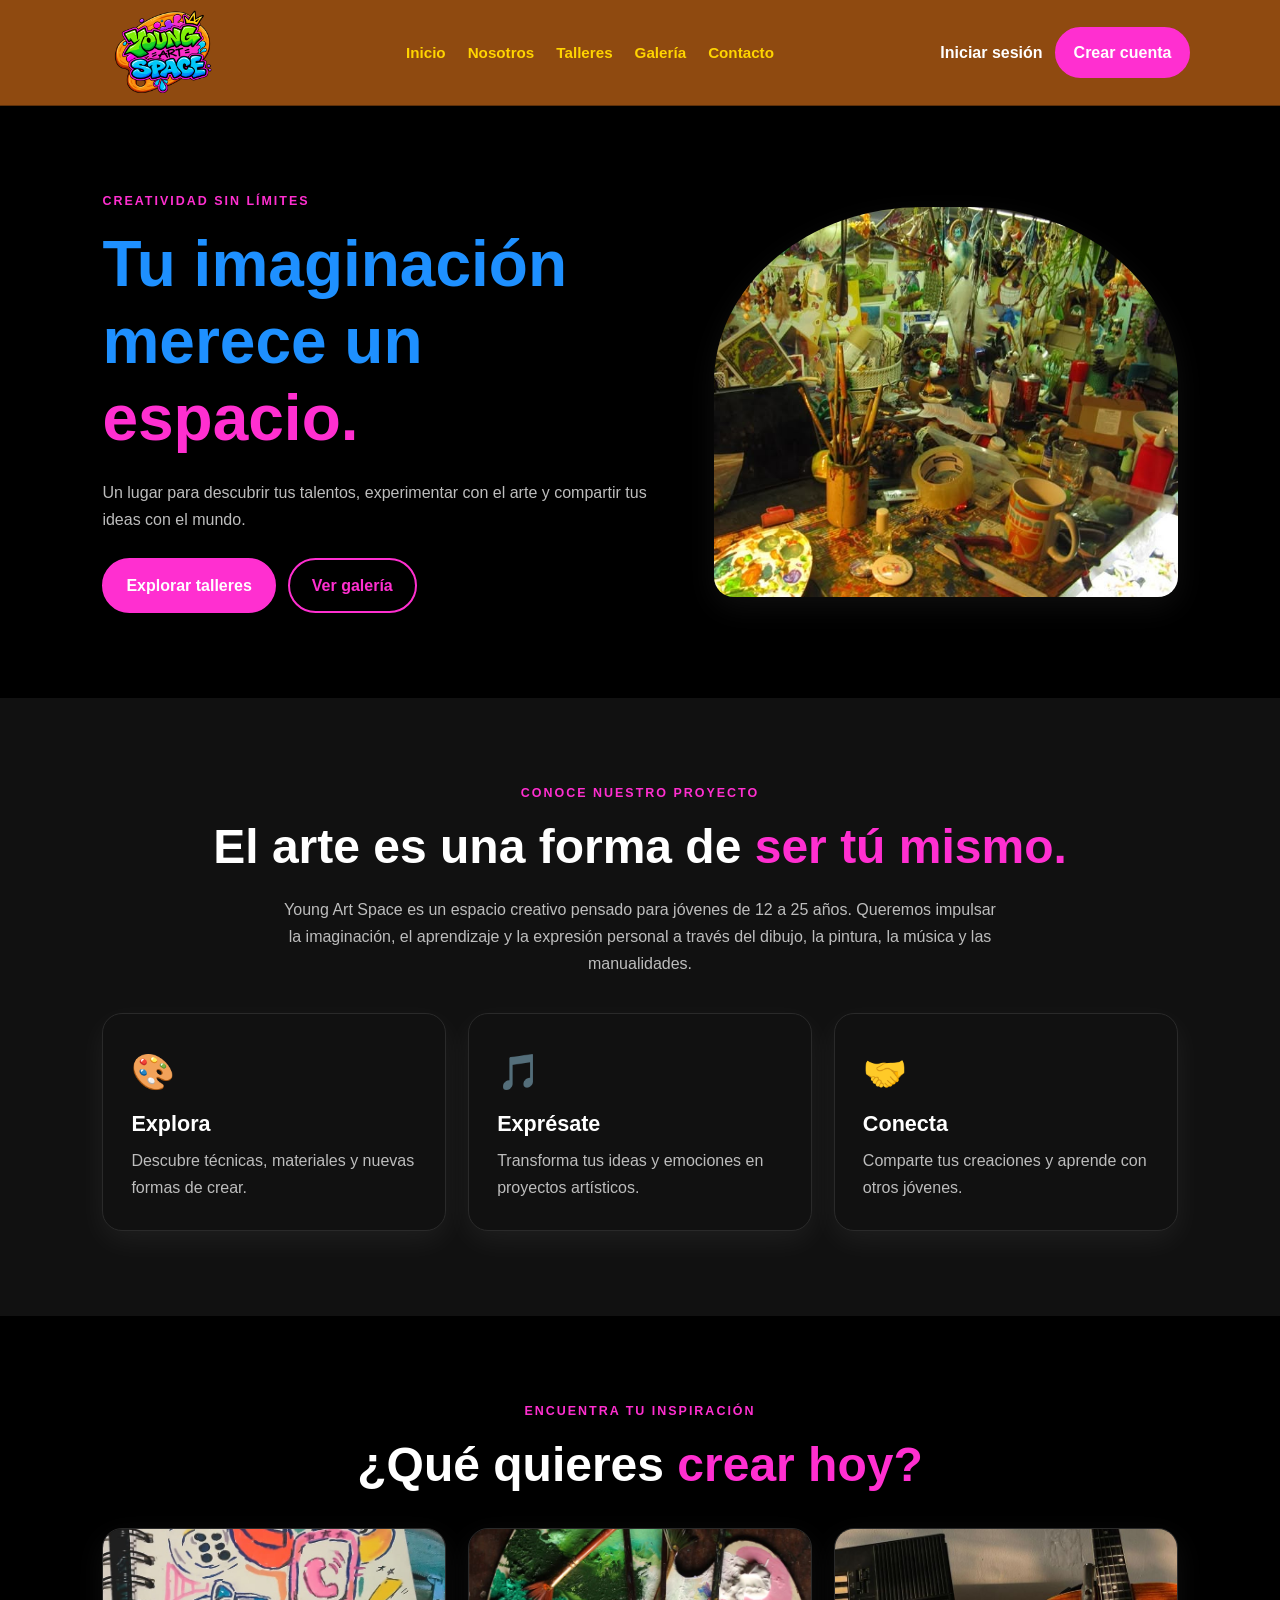
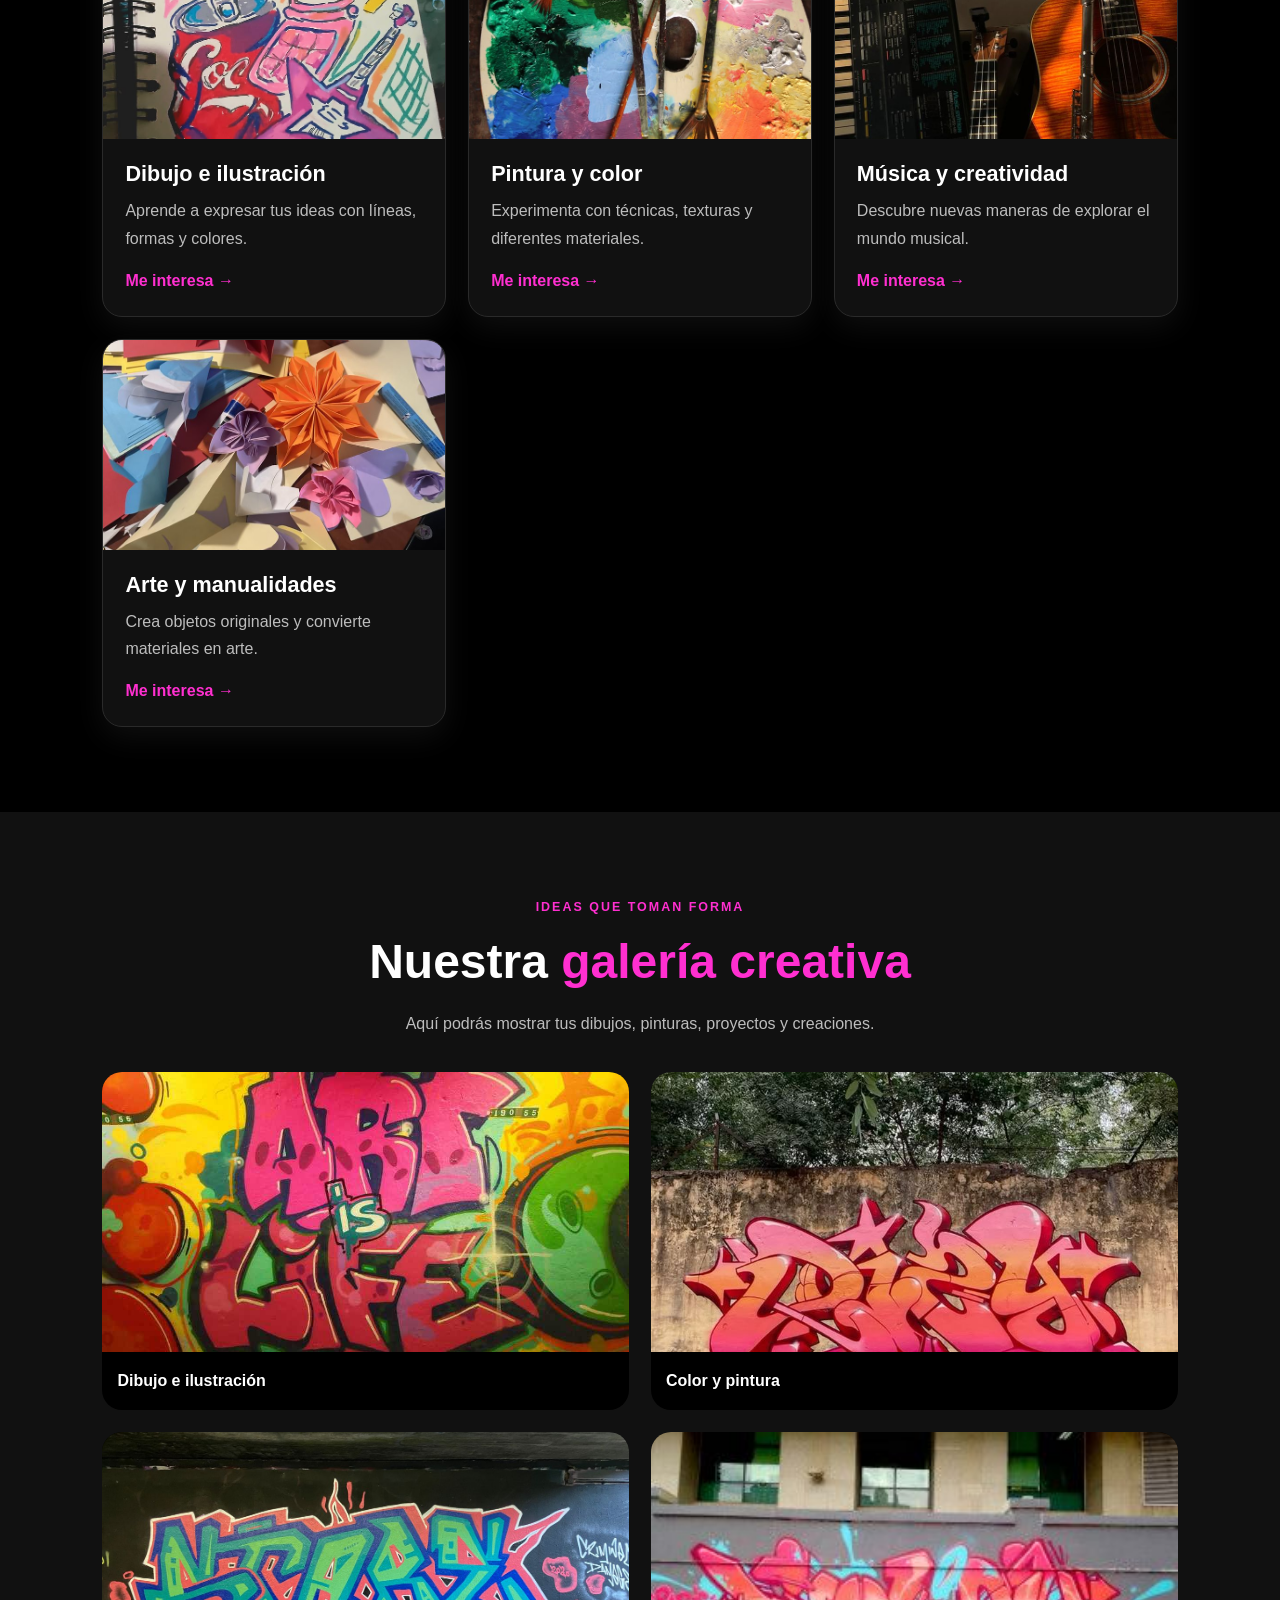
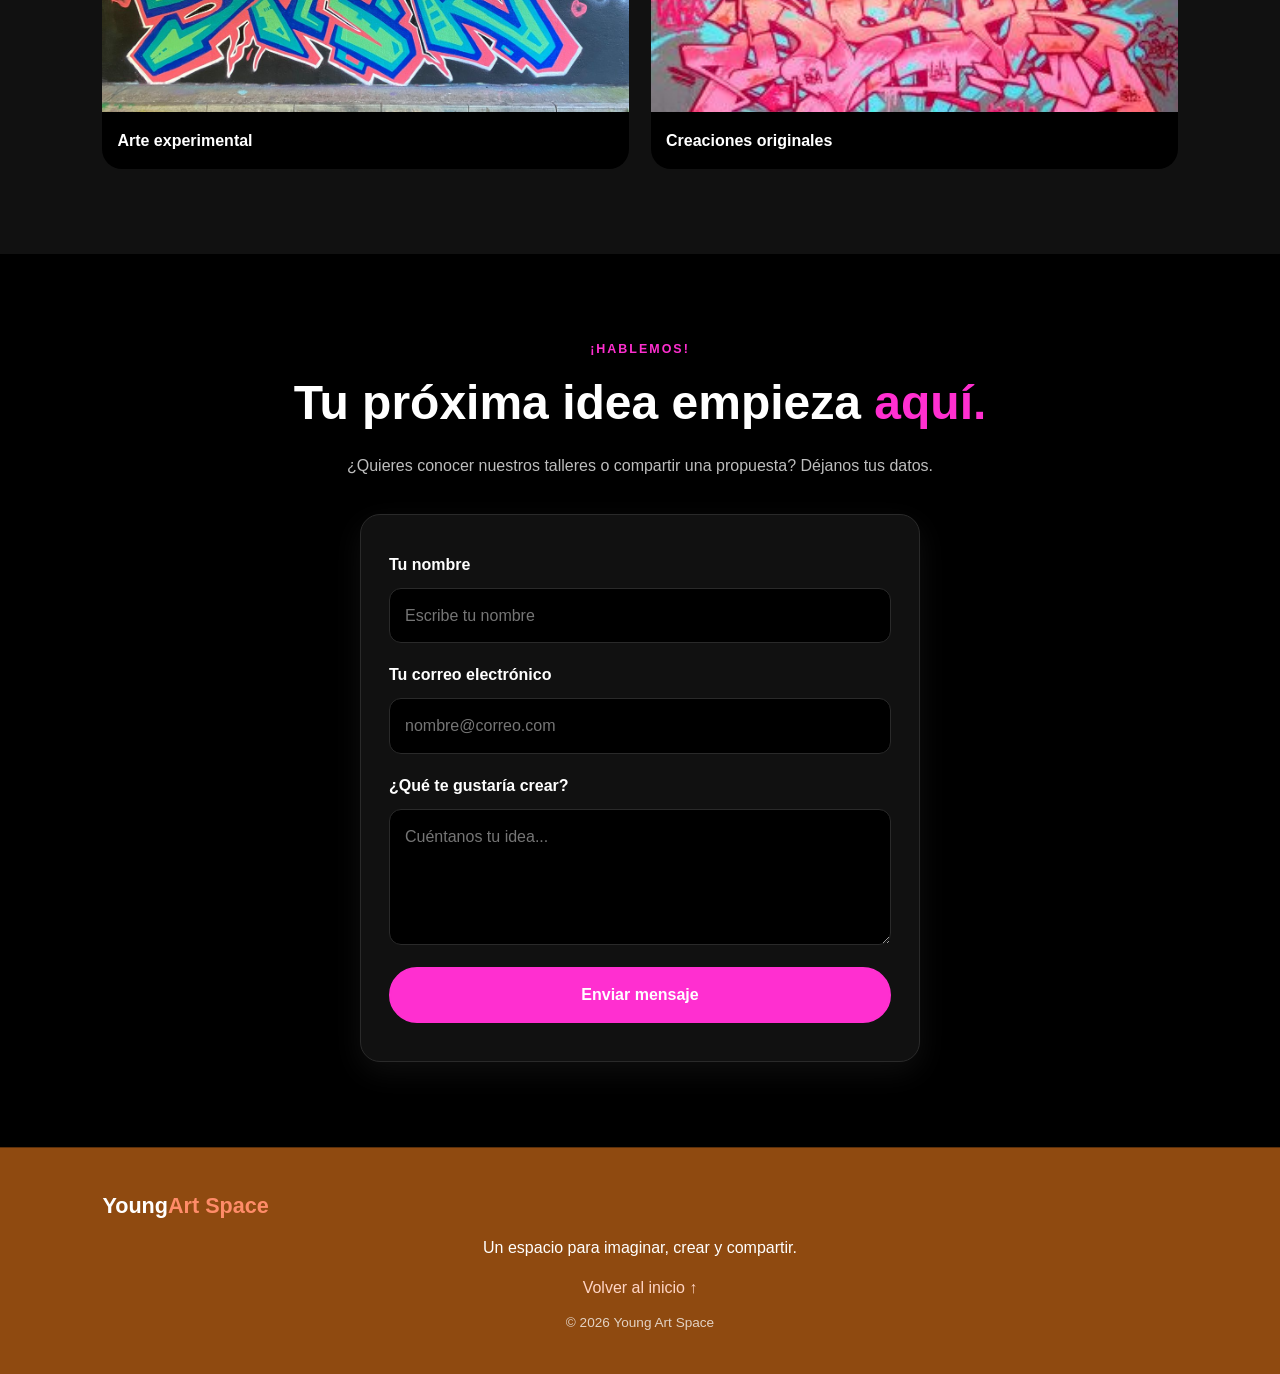
<file: index.html>
<!DOCTYPE html>
<html lang="es">
<head>
  <meta charset="UTF-8">
  <meta name="viewport" content="width=device-width, initial-scale=1.0">
  <meta name="description" content="Young Art Space: un espacio para crear, aprender y expresarte a través del arte.">
  <title>Young Art Space | Tu espacio creativo</title>
  <link rel="stylesheet" href="style.css">
</head>
<body>

  <!-- ENCABEZADO Y MENÚ -->
  <header class="encabezado">
    <a class="logo" href="#inicio">
      <img src="imagenes/logo-young-art-space.png" alt="Young Art Space">
    </a>

    <nav class="menu" aria-label="Menú principal">
      <a href="#inicio">Inicio</a>
      <a href="#nosotros">Nosotros</a>
      <a href="#talleres">Talleres</a>
      <a href="#galeria">Galería</a>
      <a href="#contacto">Contacto</a>
    </nav>

    <!-- ACCESO DE USUARIOS -->
    <div class="cuenta-usuario" id="area-cuenta">
      <a href="login.html" class="enlace-login">Iniciar sesión</a>
      <a href="registro.html" class="boton-registro">Crear cuenta</a>
    </div>
  </header>

  <main>

    <!-- INICIO -->
    <section id="inicio" class="portada">
      <div class="portada-contenido">
        <p class="etiqueta">CREATIVIDAD SIN LÍMITES</p>
        <h1>Tu imaginación merece un <span>espacio.</span></h1>
        <p>
          Un lugar para descubrir tus talentos, experimentar con el arte
          y compartir tus ideas con el mundo.
        </p>

        <div class="botones">
          <a class="boton boton-principal" href="#talleres">Explorar talleres</a>
          <a class="boton boton-secundario" href="#galeria">Ver galería</a>
        </div>
      </div>

      <div class="portada-imagen">
        <img src="imagenes/portada.jpg"
             alt="Espacio artístico con dibujos y materiales creativos">
      </div>
    </section>

    <!-- NOSOTROS -->
    <section id="nosotros" class="seccion nosotros">
      <p class="etiqueta">CONOCE NUESTRO PROYECTO</p>
      <h2>El arte es una forma de <span>ser tú mismo.</span></h2>
      <p class="texto-seccion">
        Young Art Space es un espacio creativo pensado para jóvenes de
        12 a 25 años. Queremos impulsar la imaginación, el aprendizaje y
        la expresión personal a través del dibujo, la pintura, la música
        y las manualidades.
      </p>

      <div class="tarjetas">
        <article class="tarjeta">
          <span class="icono">🎨</span>
          <h3>Explora</h3>
          <p>Descubre técnicas, materiales y nuevas formas de crear.</p>
        </article>

        <article class="tarjeta">
          <span class="icono">🎵</span>
          <h3>Exprésate</h3>
          <p>Transforma tus ideas y emociones en proyectos artísticos.</p>
        </article>

        <article class="tarjeta">
          <span class="icono">🤝</span>
          <h3>Conecta</h3>
          <p>Comparte tus creaciones y aprende con otros jóvenes.</p>
        </article>
      </div>
    </section>

    <!-- TALLERES -->
    <section id="talleres" class="seccion talleres">
      <p class="etiqueta">ENCUENTRA TU INSPIRACIÓN</p>
      <h2>¿Qué quieres <span>crear hoy?</span></h2>

      <div class="tarjetas">
        <article class="tarjeta tarjeta-taller">
          <img src="imagenes/dibujo.jpg" alt="Materiales para dibujar">
          <div class="tarjeta-contenido">
            <h3>Dibujo e ilustración</h3>
            <p>Aprende a expresar tus ideas con líneas, formas y colores.</p>
            <a href="#contacto" class="enlace">Me interesa →</a>
          </div>
        </article>

        <article class="tarjeta tarjeta-taller">
          <img src="imagenes/pintura.jpg" alt="Pinturas y pinceles">
          <div class="tarjeta-contenido">
            <h3>Pintura y color</h3>
            <p>Experimenta con técnicas, texturas y diferentes materiales.</p>
            <a href="#contacto" class="enlace">Me interesa →</a>
          </div>
        </article>

        <article class="tarjeta tarjeta-taller">
          <img src="imagenes/musica.jpg" alt="Instrumentos musicales">
          <div class="tarjeta-contenido">
            <h3>Música y creatividad</h3>
            <p>Descubre nuevas maneras de explorar el mundo musical.</p>
            <a href="#contacto" class="enlace">Me interesa →</a>
          </div>
        </article>

        <article class="tarjeta tarjeta-taller">
          <img src="imagenes/manualidades.jpg" alt="Materiales para manualidades">
          <div class="tarjeta-contenido">
            <h3>Arte y manualidades</h3>
            <p>Crea objetos originales y convierte materiales en arte.</p>
            <a href="#contacto" class="enlace">Me interesa →</a>
          </div>
        </article>
      </div>
    </section>

    <!-- GALERÍA -->
    <section id="galeria" class="seccion galeria">
      <p class="etiqueta">IDEAS QUE TOMAN FORMA</p>
      <h2>Nuestra <span>galería creativa</span></h2>
      <p class="texto-seccion">
        Aquí podrás mostrar tus dibujos, pinturas, proyectos y creaciones.
      </p>

      <div class="galeria-grid">
        <figure>
          <img src="imagenes/galeria1.jpg" alt="Obra artística 1">
          <figcaption>Dibujo e ilustración</figcaption>
        </figure>

        <figure>
          <img src="imagenes/galeria2.jpg" alt="Obra artística 2">
          <figcaption>Color y pintura</figcaption>
        </figure>

        <figure>
          <img src="imagenes/galeria3.jpg" alt="Obra artística 3">
          <figcaption>Arte experimental</figcaption>
        </figure>

        <figure>
          <img src="imagenes/galeria4.jpg" alt="Obra artística 4">
          <figcaption>Creaciones originales</figcaption>
        </figure>
      </div>
    </section>

    <!-- CONTACTO -->
    <section id="contacto" class="seccion contacto">
      <p class="etiqueta">¡HABLEMOS!</p>
      <h2>Tu próxima idea empieza <span>aquí.</span></h2>
      <p class="texto-seccion">
        ¿Quieres conocer nuestros talleres o compartir una propuesta?
        Déjanos tus datos.
      </p>

      <form id="formulario-contacto">
        <label for="nombre">Tu nombre</label>
        <input type="text" id="nombre" name="nombre"
               placeholder="Escribe tu nombre" required>

        <label for="correo">Tu correo electrónico</label>
        <input type="email" id="correo" name="correo"
               placeholder="nombre@correo.com" required>

        <label for="mensaje">¿Qué te gustaría crear?</label>
        <textarea id="mensaje" name="mensaje" rows="4"
                  placeholder="Cuéntanos tu idea..." required></textarea>

        <button type="submit" class="boton boton-principal">
          Enviar mensaje
        </button>

        <p id="respuesta-formulario" role="status" aria-live="polite"></p>
      </form>
    </section>

  </main>

  <!-- PIE DE PÁGINA -->
  <footer class="pie">
    <a class="logo" href="#inicio">Young <span>Art Space</span></a>
    <p>Un espacio para imaginar, crear y compartir.</p>
    <a href="#inicio">Volver al inicio ↑</a>
    <p class="copyright">© 2026 Young Art Space</p>
  </footer>

  <script src="script.js"></script>

  <!-- FUNCIONALIDAD DE LA CUENTA -->
  <script>
    const areaCuenta = document.getElementById("area-cuenta");
    const nombreUsuario = localStorage.getItem("nombreUsuario");

    if (nombreUsuario) {
      areaCuenta.innerHTML = "";

      const saludo = document.createElement("span");
      saludo.className = "saludo-usuario";
      saludo.textContent = "¡Hola, " + nombreUsuario + "!";

      const botonCerrar = document.createElement("button");
      botonCerrar.id = "cerrar-sesion";
      botonCerrar.className = "boton-cerrar";
      botonCerrar.textContent = "Cerrar sesión";

      areaCuenta.appendChild(saludo);
      areaCuenta.appendChild(botonCerrar);

      botonCerrar.addEventListener("click", function() {
        localStorage.removeItem("nombreUsuario");
        window.location.reload();
      });
    }
  </script>

</body>
</html>
</file>
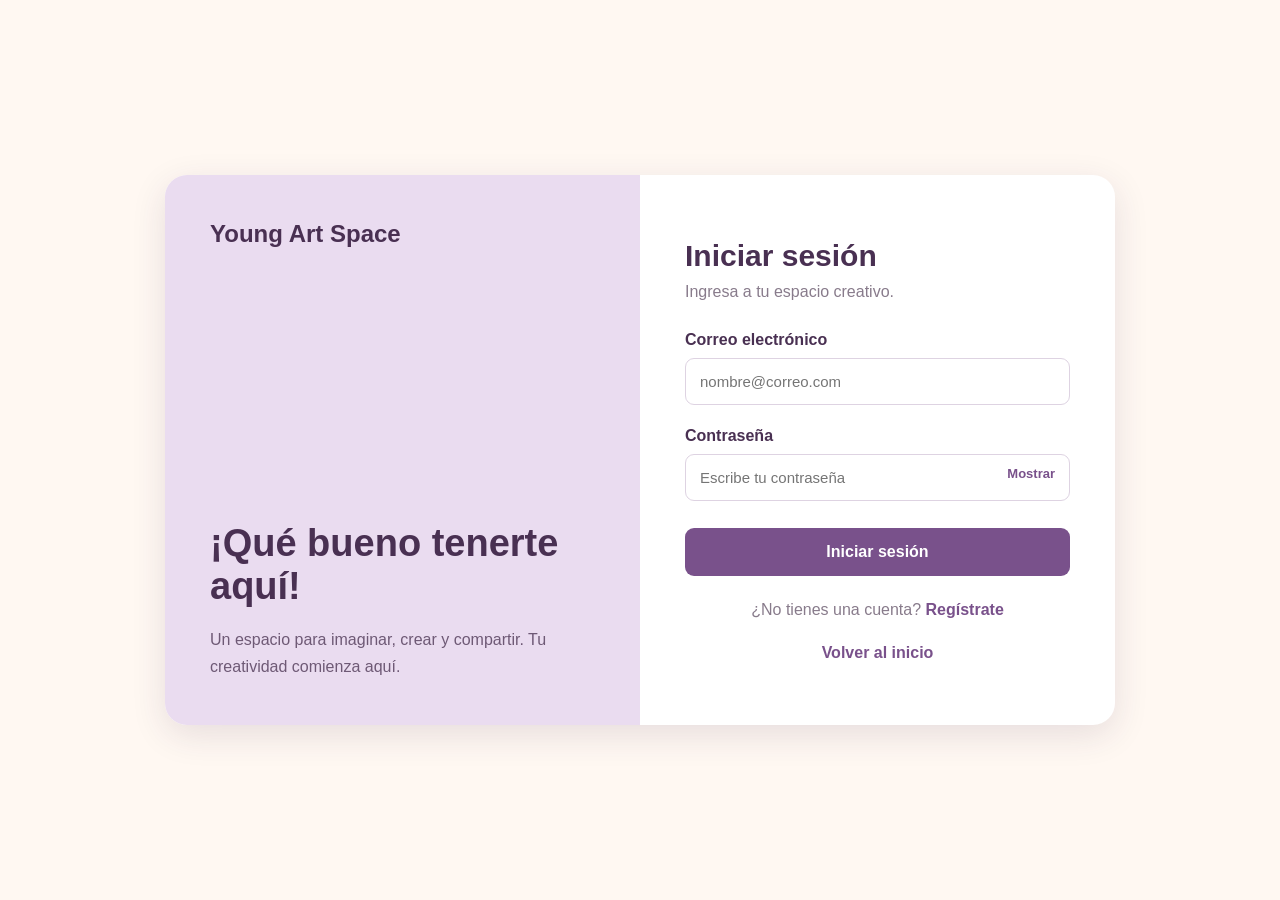
<file: login.html>
<!DOCTYPE html>
<html lang="es">
<head>
    <meta charset="UTF-8">
    <meta name="viewport" content="width=device-width, initial-scale=1.0">
    <title>Iniciar sesión | Young Art Space</title>
    <link rel="stylesheet" href="login.css">
</head>
<body>

    <main class="contenedor-login">

        <section class="panel-bienvenida">
            <a href="index.html" class="logo">Young Art Space</a>

            <div class="mensaje">
                <h1>¡Qué bueno tenerte aquí!</h1>
                <p>
                    Un espacio para imaginar, crear y compartir.
                    Tu creatividad comienza aquí.
                </p>
            </div>
        </section>

        <section class="panel-formulario">

            <h2>Iniciar sesión</h2>
            <p class="subtitulo">Ingresa a tu espacio creativo.</p>

            <form id="formulario-login">

                <label for="correo">Correo electrónico</label>
                <input
                    type="email"
                    id="correo"
                    name="correo"
                    placeholder="nombre@correo.com"
                    required
                >

                <label for="contrasena">Contraseña</label>

                <div class="campo-contrasena">
                    <input
                        type="password"
                        id="contrasena"
                        name="contrasena"
                        placeholder="Escribe tu contraseña"
                        required
                    >

                    <button type="button" id="mostrar-contrasena">
                        Mostrar
                    </button>
                </div>

                <button type="submit">Iniciar sesión</button>

            </form>

            <p class="registro">
                ¿No tienes una cuenta?
                <a href="registro.html">Regístrate</a>
            </p>

            <a href="index.html" class="volver">Volver al inicio</a>

        </section>

    </main>

    <script>
        const contrasena = document.getElementById("contrasena");
        const botonMostrar = document.getElementById("mostrar-contrasena");
        const formulario = document.getElementById("formulario-login");

        // Mostrar u ocultar contraseña
        botonMostrar.addEventListener("click", function () {
            if (contrasena.type === "password") {
                contrasena.type = "text";
                botonMostrar.textContent = "Ocultar";
            } else {
                contrasena.type = "password";
                botonMostrar.textContent = "Mostrar";
            }
        });

        // Iniciar sesión
        formulario.addEventListener("submit", async function(event) {
            event.preventDefault();

            const correo = document.getElementById("correo").value.trim();
            const clave = contrasena.value;

            try {
                const respuesta = await fetch(
                    "https://young-art-space-api.onrender.com/api/usuarios/login",
                    {
                        method: "POST",
                        headers: {
                            "Content-Type": "application/json"
                        },
                        body: JSON.stringify({
                            correo: correo,
                            contrasena: clave
                        })
                    }
                );

                const resultado = await respuesta.json();

                if (!respuesta.ok) {
                    throw new Error(resultado.mensaje);
                }

                localStorage.setItem("nombreUsuario", resultado.nombre);

                alert("¡Bienvenido/a, " + resultado.nombre + "!");

                window.location.href = "index.html";

            } catch (error) {
                alert(error.message || "No se pudo conectar con el servidor.");
            }
        });
    </script>

</body>
</html>
</file>
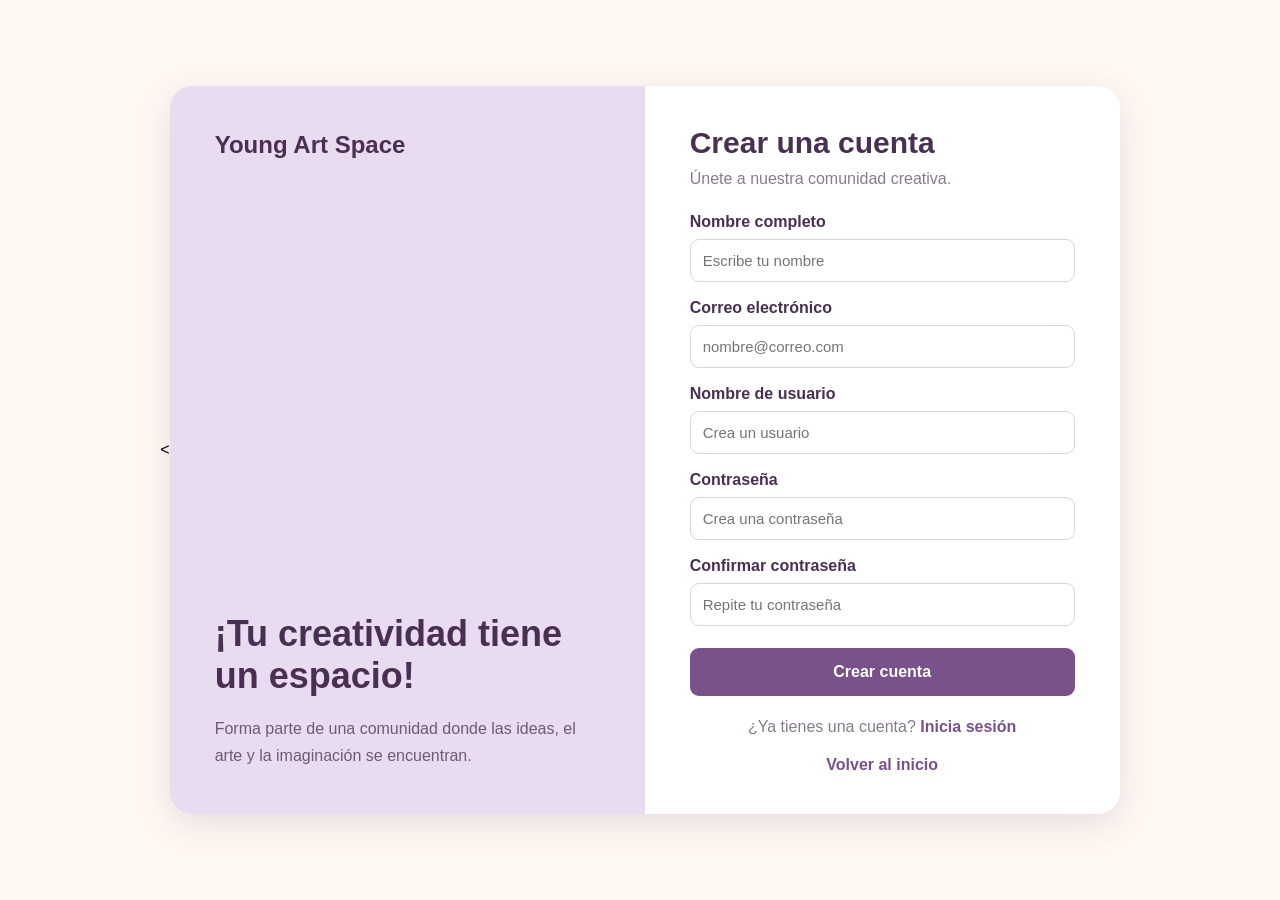
<file: registro.html>
<
<!DOCTYPE html>
<html lang="es">
<head>
    <meta charset="UTF-8">
    <meta name="viewport" content="width=device-width, initial-scale=1.0">
    <title>Crear cuenta | Young Art Space</title>
    <link rel="stylesheet" href="registro.css">
</head>
<body>

    <main class="contenedor-registro">

        <section class="panel-bienvenida">
            <a href="index.html" class="logo">Young Art Space</a>

            <div class="mensaje">
                <h1>¡Tu creatividad tiene un espacio!</h1>
                <p>
                    Forma parte de una comunidad donde las ideas,
                    el arte y la imaginación se encuentran.
                </p>
            </div>
        </section>

        <section class="panel-formulario">

            <h2>Crear una cuenta</h2>
            <p class="subtitulo">Únete a nuestra comunidad creativa.</p>

            <form id="formulario-registro">

                <label for="nombre">Nombre completo</label>
                <input
                    type="text"
                    id="nombre"
                    name="nombre"
                    placeholder="Escribe tu nombre"
                    required
                >

                <label for="correo">Correo electrónico</label>
                <input
                    type="email"
                    id="correo"
                    name="correo"
                    placeholder="nombre@correo.com"
                    required
                >

                <label for="usuario">Nombre de usuario</label>
                <input
                    type="text"
                    id="usuario"
                    name="usuario"
                    placeholder="Crea un usuario"
                    required
                >

                <label for="contrasena">Contraseña</label>
                <input
                    type="password"
                    id="contrasena"
                    name="contrasena"
                    placeholder="Crea una contraseña"
                    required
                >

                <label for="confirmar-contrasena">
                    Confirmar contraseña
                </label>

                <input
                    type="password"
                    id="confirmar-contrasena"
                    name="confirmar-contrasena"
                    placeholder="Repite tu contraseña"
                    required
                >

                <button type="submit">Crear cuenta</button>

            </form>

            <p class="registro">
                ¿Ya tienes una cuenta?
                <a href="login.html">Inicia sesión</a>
            </p>

            <a href="index.html" class="volver">Volver al inicio</a>

        </section>

    </main>

    <script>
        const formulario = document.getElementById("formulario-registro");

        formulario.addEventListener("submit", async function(event) {
            event.preventDefault();

            const nombre = document.getElementById("nombre").value.trim();
            const correo = document.getElementById("correo").value.trim();
            const usuario = document.getElementById("usuario").value.trim();
            const contrasena = document.getElementById("contrasena").value;
            const confirmar = document.getElementById("confirmar-contrasena").value;

            // Comprobar que las contraseñas coincidan
            if (contrasena !== confirmar) {
                alert("Las contraseñas no coinciden.");
                return;
            }

            try {
                const respuesta = await fetch(
                    "https://young-art-space-api.onrender.com/api/usuarios/registro",
                    {
                        method: "POST",
                        headers: {
                            "Content-Type": "application/json"
                        },
                        body: JSON.stringify({
                            nombre,
                            correo,
                            usuario,
                            contrasena
                        })
                    }
                );

                const resultado = await respuesta.json();

                if (!respuesta.ok) {
                    throw new Error(resultado.mensaje);
                }

                alert(resultado.mensaje);
                formulario.reset();

            } catch (error) {
                alert(error.message || "No se pudo conectar con el servidor.");
            }
        });
    </script>

</body>
</html>
</file>
<file: style.css>
/* =================================
   1. COLORES Y DISEÑO GENERAL
   Cambia estos valores para personalizar la página
================================= */
:root {
  --fondo: #000000;
  --fondo-tarjetas: #111111;
  --color-principal: #ff2fd0;   /* rosa del logo */
  --color-secundario: #ff8c69;
  --color-texto: #ffffff;
  --color-suave: #bdbdbd;
  --color-borde: #2a2a2a;
  --cafe-logo: #8f4a10;   /* cafe oscuro de la paleta del logo */

  --color-azul: #1e90ff;
  --verde-logo: #7ff00b;

  --fuente-titulos: "Trebuchet MS", sans-serif;
  --fuente-texto: Arial, sans-serif;

  --radio: 20px;
  --sombra: 0 10px 30px rgba(255, 255, 255, 0.06);
}

* {
  box-sizing: border-box;
  margin: 0;
  padding: 0;
}

html {
  scroll-behavior: smooth;
  scroll-padding-top: 90px;
}

body {
  background: var(--fondo);
  color: var(--color-texto);
  font-family: var(--fuente-texto);
  line-height: 1.7;
}

img {
  display: block;
  max-width: 100%;
}

a {
  color: inherit;
  text-decoration: none;
}

section {
  scroll-margin-top: 85px;
}

/* =================================
   2. MENÚ SUPERIOR
================================= */
.encabezado {
  position: sticky;
  top: 0;
  z-index: 10;
  display: flex;
  align-items: center;
  justify-content: space-between;
  gap: 20px;
  padding: 10px 7%;
  background: var(--fondo);
  border-bottom: 1px solid var(--color-borde);
}

.logo {
  font-family: var(--fuente-titulos);
  font-size: 1.35rem;
  font-weight: 900;
}

.logo span,
h1 span,
h2 span {
  color: var(--color-principal);
}

.menu {
  display: flex;
  flex-wrap: wrap;
  gap: 22px;
}

.menu a {
  font-size: 0.95rem;
  font-weight: bold;
  transition: color 0.2s;
}

.menu a:hover,
.menu a:focus-visible {
  color: var(--color-principal);
}

/* =================================
   3. PORTADA / INICIO
================================= */
.portada {
  display: grid;
  grid-template-columns: 1.1fr 0.9fr;
  align-items: center;
  gap: 45px;
  padding: 85px 8%;
  min-height: 570px;
}

.etiqueta {
  color: var(--color-principal);
  font-size: 0.78rem;
  font-weight: 800;
  letter-spacing: 2px;
  margin-bottom: 14px;
}

h1,
h2,
h3 {
  font-family: var(--fuente-titulos);
  line-height: 1.2;
}

h1 {
  font-size: clamp(2.5rem, 5vw, 4.5rem);
  margin-bottom: 22px;
}

h2 {
  font-size: clamp(2rem, 4vw, 3rem);
  margin-bottom: 20px;
}

.portada-contenido > p:not(.etiqueta) {
  color: var(--color-suave);
  max-width: 550px;
  margin-bottom: 25px;
}

.portada-imagen img {
  width: 100%;
  height: 390px;
  object-fit: cover;
  border-radius: 45% 45% 20px 20px;
  box-shadow: var(--sombra);
  background: var(--color-borde);
}

.botones {
  display: flex;
  flex-wrap: wrap;
  gap: 12px;
}

.boton {
  display: inline-flex;
  justify-content: center;
  align-items: center;
  padding: 12px 22px;
  border: 2px solid var(--color-principal);
  border-radius: 999px;
  font: inherit;
  font-weight: bold;
  cursor: pointer;
  transition: transform 0.2s, background 0.2s;
}

.boton:hover {
  transform: translateY(-3px);
}

.boton-principal {
  background: var(--color-principal);
  color: white;
}

.boton-principal:hover {
  background: var(--color-texto);
  border-color: var(--color-texto);
}

.boton-secundario {
  color: var(--color-principal);
  background: transparent;
}

/* =================================
   4. SECCIONES
================================= */
.seccion {
  padding: 85px 8%;
  text-align: center;
}

.nosotros,
.galeria {
  background: var(--fondo-tarjetas);
}

.texto-seccion {
  max-width: 720px;
  margin: 0 auto 35px;
  color: var(--color-suave);
}

/* =================================
   5. TARJETAS DE NOSOTROS Y TALLERES
================================= */
.tarjetas {
  display: grid;
  grid-template-columns: repeat(3, minmax(0, 1fr));
  gap: 22px;
  margin-top: 35px;
  text-align: left;
}

.tarjeta {
  overflow: hidden;
  background: var(--fondo-tarjetas);
  border: 1px solid var(--color-borde);
  border-radius: var(--radio);
  box-shadow: var(--sombra);
  transition: transform 0.2s;
}

.tarjeta:hover {
  transform: translateY(-5px);
}

.nosotros .tarjeta {
  padding: 28px;
}

.icono {
  display: inline-block;
  font-size: 2.2rem;
  margin-bottom: 10px;
}

.tarjeta h3 {
  font-size: 1.35rem;
  margin-bottom: 10px;
}

.tarjeta p {
  color: var(--color-suave);
}

.tarjeta-taller img {
  width: 100%;
  height: 210px;
  object-fit: cover;
  background: var(--color-borde);
}

.tarjeta-contenido {
  padding: 22px;
}

.enlace {
  display: inline-block;
  margin-top: 15px;
  color: var(--color-principal);
  font-weight: bold;
}

.enlace:hover {
  text-decoration: underline;
}

/* =================================
   6. GALERÍA DE IMÁGENES
================================= */
.galeria-grid {
  display: grid;
  grid-template-columns: repeat(2, minmax(0, 1fr));
  gap: 22px;
  text-align: left;
}

.galeria-grid figure {
  overflow: hidden;
  border-radius: var(--radio);
  background: var(--fondo);
}

.galeria-grid img {
  width: 100%;
  height: 280px;
  object-fit: cover;
  background: var(--color-borde);
  transition: transform 0.3s;
}

.galeria-grid figure:hover img {
  transform: scale(1.04);
}

.galeria-grid figcaption {
  padding: 15px;
  font-weight: bold;
}

/* =================================
   7. CONTACTO
================================= */
.contacto form {
  display: flex;
  flex-direction: column;
  gap: 10px;
  max-width: 560px;
  margin: 30px auto 0;
  padding: 28px;
  text-align: left;
  background: var(--fondo-tarjetas);
  border: 1px solid var(--color-borde);
  border-radius: var(--radio);
  box-shadow: var(--sombra);
}

.contacto label {
  font-weight: bold;
  margin-top: 8px;
}

.contacto input,
.contacto textarea {
  width: 100%;
  padding: 13px 15px;
  border: 1px solid var(--color-borde);
  border-radius: 12px;
  background: var(--fondo);
  color: var(--color-texto);
  font: inherit;
}

.contacto input:focus,
.contacto textarea:focus {
  outline: 2px solid var(--color-principal);
}

.contacto textarea {
  resize: vertical;
}

.contacto button {
  margin-top: 12px;
}

#respuesta-formulario {
  color: var(--color-principal);
  font-weight: bold;
}

/* =================================
   8. PIE DE PÁGINA
================================= */
.pie {
  padding: 40px 8%;
  text-align: center;
  background: var(--color-texto);
  color: white;
}

.pie .logo span {
  color: var(--color-secundario);
}

.pie p {
  margin-top: 10px;
}

.pie > a:not(.logo) {
  display: inline-block;
  margin-top: 12px;
  color: #ffd5c5;
}

.copyright {
  font-size: 0.85rem;
  opacity: 0.75;
}

/* =================================
   9. ADAPTACIÓN A CELULARES
================================= */
@media (max-width: 800px) {
  .encabezado {
    flex-direction: column;
  }

  .menu {
    justify-content: center;
    gap: 12px 18px;
  }

  .portada {
    grid-template-columns: 1fr;
    padding: 55px 7%;
  }

  .portada-imagen img {
    height: 300px;
  }

  .tarjetas {
    grid-template-columns: repeat(2, minmax(0, 1fr));
  }
}

@media (max-width: 520px) {
  .tarjetas,
  .galeria-grid {
    grid-template-columns: 1fr;
  }

  .seccion {
    padding: 60px 6%;
  }

  .portada {
    padding: 45px 6%;
  }

  .contacto form {
    padding: 20px;
  }

  .menu a {
    font-size: 0.88rem;
  }
}
/* LOGO DE YOUNG ART SPACE */
.logo {
    display: flex;
    align-items: center;
}

.logo img {
    width: 150px;
    max-width: 150px;
    height: 85px;
    object-fit: contain;
    display: block;
}
/* TÍTULO "TU IMAGINACIÓN MERECE UN" EN AZUL */
h1 {
  color: var(--color-azul);
}

/* MENÚ EN VERDE DEL LOGO */
.menu a {
  color:#ffd400
}

.menu a:hover,
.menu a:focus-visible {
  color: var(--color-texto);
}

/* AJUSTES PARA FONDO NEGRO */
.pie {
  background: #111111;
  border-top: 1px solid var(--color-borde);
}

.boton-principal:hover {
  background: var(--color-secundario);
  border-color: var(--color-secundario);

}

/* ENCABEZADO Y PIE EN CAFÉ DEL LOGO */
.encabezado {
  background: var(--cafe-logo);
  border-bottom: 1px solid rgba(0, 0, 0, 0.35);
}

.pie {
  background: var(--cafe-logo);
  border-top: 1px solid rgba(0, 0, 0, 0.35);
}

/* =================================
   10. CUENTA DE USUARIO
================================= */

.cuenta-usuario {
    display: flex;
    align-items: center;
    justify-content: center;
    gap: 12px;
    flex-wrap: wrap;
}

.enlace-login {
    color: #ffffff;
    text-decoration: none;
    font-weight: bold;
    transition: color 0.2s;
}

.enlace-login:hover {
    color: var(--color-principal);
}

.boton-registro,
.boton-cerrar {
    display: inline-flex;
    align-items: center;
    justify-content: center;
    padding: 10px 17px;
    border: 2px solid var(--color-principal);
    border-radius: 999px;
    background: var(--color-principal);
    color: #ffffff;
    font: inherit;
    font-weight: bold;
    cursor: pointer;
    transition: background 0.2s, transform 0.2s;
}

.boton-registro:hover,
.boton-cerrar:hover {
    background: var(--color-secundario);
    border-color: var(--color-secundario);
    transform: translateY(-2px);
}

.saludo-usuario {
    color: #ffffff;
    font-weight: bold;
    font-size: 0.95rem;
}

/* ADAPTACIÓN DEL ACCESO A CELULARES */
@media (max-width: 800px) {
    .cuenta-usuario {
        justify-content: center;
    }
}

@media (max-width: 520px) {
    .cuenta-usuario {
        gap: 10px;
    }

    .boton-registro,
    .boton-cerrar {
        padding: 8px 13px;
        font-size: 0.88rem;
    }

    ..saludo-usuario {
    color: #ffffff;
    font-weight: bold;
    font-size: 1rem;
    text-transform: capitalize;
    letter-spacing: 0.2px;
    transition: color 0.2s;
} {
        font-size: 0.88rem;
    }
}
</file>
<file: login.css>
* {
    margin: 0;
    padding: 0;
    box-sizing: border-box;
}

body {
    font-family: Arial, sans-serif;
    background: #fff8f2;
    min-height: 100vh;
    display: flex;
    justify-content: center;
    align-items: center;
    padding: 30px;
}

.contenedor-login {
    width: 100%;
    max-width: 950px;
    min-height: 550px;
    display: grid;
    grid-template-columns: 1fr 1fr;
    background: white;
    border-radius: 22px;
    overflow: hidden;
    box-shadow: 0 10px 35px rgba(60, 35, 70, 0.12);
}

.panel-bienvenida {
    background: #eadcf0;
    padding: 45px;
    display: flex;
    flex-direction: column;
    justify-content: space-between;
}

.logo {
    color: #493052;
    font-size: 24px;
    font-weight: bold;
    text-decoration: none;
}

.mensaje h1 {
    color: #493052;
    font-size: 38px;
    margin-bottom: 18px;
}

.mensaje p {
    color: #6e5975;
    font-size: 16px;
    line-height: 1.7;
}

.panel-formulario {
    padding: 55px 45px;
    display: flex;
    flex-direction: column;
    justify-content: center;
}

.panel-formulario h2 {
    color: #493052;
    font-size: 30px;
    margin-bottom: 10px;
}

.subtitulo {
    color: #887b8b;
    margin-bottom: 30px;
}

form {
    display: flex;
    flex-direction: column;
}

label {
    color: #493052;
    font-weight: bold;
    margin-bottom: 9px;
}

input {
    padding: 14px;
    border: 1px solid #ded3e2;
    border-radius: 9px;
    margin-bottom: 22px;
    font-size: 15px;
    outline: none;
}

input:focus {
    border-color: #79518b;
}

button {
    background: #79518b;
    color: white;
    border: none;
    padding: 15px;
    border-radius: 9px;
    font-size: 16px;
    font-weight: bold;
    cursor: pointer;
    margin-top: 5px;
}

button:hover {
    background: #624071;
}

.registro {
    text-align: center;
    margin-top: 25px;
    color: #887b8b;
}

.registro a,
.volver {
    color: #79518b;
    font-weight: bold;
    text-decoration: none;
}

.volver {
    text-align: center;
    margin-top: 25px;
}

@media (max-width: 700px) {
    body {
        padding: 15px;
    }

    .contenedor-login {
        grid-template-columns: 1fr;
    }

    .panel-bienvenida {
        min-height: 220px;
        padding: 30px;
    }

    .mensaje h1 {
        font-size: 27px;
        margin-top: 35px;
    }

    .panel-formulario {
        padding: 35px 25px;
    }
}
.campo-contrasena {
    position: relative;
    display: flex;
    align-items: center;
}

.campo-contrasena input {
    width: 100%;
    padding-right: 80px;
}

.campo-contrasena button {
    position: absolute;
    right: 10px;
    top: 0;
    margin: 0;
    padding: 12px 5px;
    background: transparent;
    color: #79518b;
    font-size: 13px;
    border: none;
    cursor: pointer;
}

.campo-contrasena button:hover {
    background: transparent;
    color: #493052;
}
</file>
<file: registro.css>
* {
    margin: 0;
    padding: 0;
    box-sizing: border-box;
}

body {
    font-family: Arial, sans-serif;
    background: #fff8f2;
    min-height: 100vh;
    display: flex;
    justify-content: center;
    align-items: center;
    padding: 30px;
}

.contenedor-registro {
    width: 100%;
    max-width: 950px;
    display: grid;
    grid-template-columns: 1fr 1fr;
    background: white;
    border-radius: 22px;
    overflow: hidden;
    box-shadow: 0 10px 35px rgba(60, 35, 70, 0.12);
}

.panel-bienvenida {
    background: #eadcf0;
    padding: 45px;
    display: flex;
    flex-direction: column;
    justify-content: space-between;
}

.logo {
    color: #493052;
    font-size: 24px;
    font-weight: bold;
    text-decoration: none;
}

.mensaje h1 {
    color: #493052;
    font-size: 36px;
    margin-bottom: 18px;
}

.mensaje p {
    color: #6e5975;
    font-size: 16px;
    line-height: 1.7;
}

.panel-formulario {
    padding: 40px 45px;
    display: flex;
    flex-direction: column;
    justify-content: center;
}

.panel-formulario h2 {
    color: #493052;
    font-size: 30px;
    margin-bottom: 10px;
}

.subtitulo {
    color: #887b8b;
    margin-bottom: 25px;
}

form {
    display: flex;
    flex-direction: column;
}

label {
    color: #493052;
    font-weight: bold;
    margin-bottom: 8px;
}

input {
    padding: 12px;
    border: 1px solid #ded3e2;
    border-radius: 9px;
    margin-bottom: 17px;
    font-size: 15px;
    outline: none;
}

input:focus {
    border-color: #79518b;
}

button {
    background: #79518b;
    color: white;
    border: none;
    padding: 15px;
    border-radius: 9px;
    font-size: 16px;
    font-weight: bold;
    cursor: pointer;
    margin-top: 5px;
}

button:hover {
    background: #624071;
}

.registro {
    text-align: center;
    margin-top: 22px;
    color: #887b8b;
}

.registro a,
.volver {
    color: #79518b;
    font-weight: bold;
    text-decoration: none;
}

.volver {
    text-align: center;
    margin-top: 20px;
}

@media (max-width: 700px) {
    body {
        padding: 15px;
    }

    .contenedor-registro {
        grid-template-columns: 1fr;
    }

    .panel-bienvenida {
        min-height: 210px;
        padding: 30px;
    }

    .mensaje h1 {
        font-size: 27px;
        margin-top: 30px;
    }

    .panel-formulario {
        padding: 30px 25px;
    }
}
</file>
